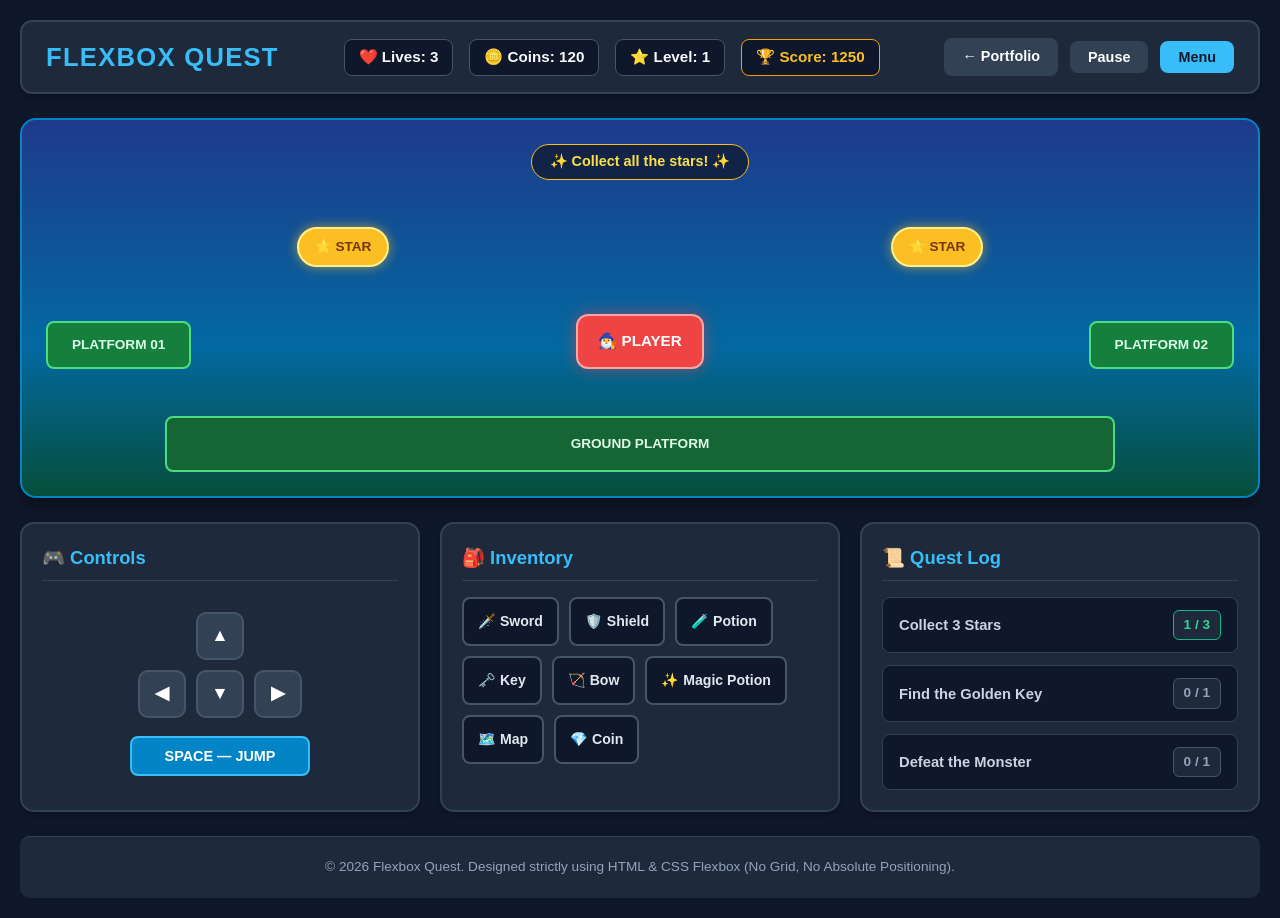
<file: flexbox-quest/index.html>
<!DOCTYPE html>
<html lang="en">
<head>
    <meta charset="UTF-8">
    <meta name="viewport" content="width=device-width, initial-scale=1.0">
    <title>Flexbox Quest — Mini Game UI</title>
    <link rel="stylesheet" href="style.css">
</head>
<body>

    <!-- ========================================
         Part 3 — Game Header
         ======================================== -->
    <header class="game-header">
        <h1 class="game-title">Flexbox Quest</h1>

        <div class="game-info">
            <span class="info-badge">❤️ Lives: 3</span>
            <span class="info-badge">🪙 Coins: 120</span>
            <span class="info-badge">⭐ Level: 1</span>
            <!-- Bonus 2: Score Added -->
            <span class="info-badge score-badge">🏆 Score: 1250</span>
        </div>

        <div class="header-actions">
            <a href="../index.html" class="game-btn btn-secondary" style="text-decoration: none; display: inline-flex; align-items: center; justify-content: center;">← Portfolio</a>
            <button type="button" class="game-btn btn-secondary">Pause</button>
            <button type="button" class="game-btn btn-primary">Menu</button>
        </div>
    </header>

    <!-- ========================================
         Main Content Area
         ======================================== -->
    <main>

        <!-- ========================================
             Part 4 — Game Area (Arranged with Pure Flexbox)
             ======================================== -->
        <section class="game-area">
            <!-- Bonus 3: Game Message -->
            <div class="game-message">
                <span>✨ Collect all the stars! ✨</span>
            </div>

            <!-- Top Row: Floating Stars & Sky Elements -->
            <div class="game-row sky-row">
                <div class="star">⭐ STAR</div>
                <div class="star">⭐ STAR</div>
            </div>

            <!-- Mid Row: Floating Platforms & Player -->
            <div class="game-row mid-row">
                <div class="platform">PLATFORM 01</div>
                <div class="player">🧙‍♂️ PLAYER</div>
                <div class="platform">PLATFORM 02</div>
            </div>

            <!-- Bottom Row: Base Ground Platforms -->
            <div class="game-row ground-row">
                <div class="platform wide-platform">GROUND PLATFORM</div>
            </div>
        </section>

        <!-- ========================================
             Part 5 — Game Panels (Flexbox Row Layout)
             ======================================== -->
        <section class="game-panels">

            <!-- ========================================
                 Part 6 — Controls Panel
                 ======================================== -->
            <div class="panel controls">
                <h2 class="panel-title">🎮 Controls</h2>

                <div class="controls-layout">
                    <!-- Up Button Row -->
                    <div class="control-row">
                        <button type="button" class="dpad-btn">▲</button>
                    </div>

                    <!-- Left, Down, Right Row -->
                    <div class="control-row">
                        <button type="button" class="dpad-btn">◀</button>
                        <button type="button" class="dpad-btn">▼</button>
                        <button type="button" class="dpad-btn">▶</button>
                    </div>

                    <!-- Action Jump Button -->
                    <div class="control-row action-row">
                        <button type="button" class="jump-btn">SPACE — JUMP</button>
                    </div>
                </div>
            </div>

            <!-- ========================================
                 Part 7 — Inventory Panel (Flexbox Wrap)
                 ======================================== -->
            <div class="panel inventory">
                <h2 class="panel-title">🎒 Inventory</h2>

                <!-- Bonus 1: Extra items included with flex-wrap -->
                <div class="inventory-items">
                    <div class="item">🗡️ Sword</div>
                    <div class="item">🛡️ Shield</div>
                    <div class="item">🧪 Potion</div>
                    <div class="item">🗝️ Key</div>
                    <div class="item">🏹 Bow</div>
                    <div class="item">✨ Magic Potion</div>
                    <div class="item">🗺️ Map</div>
                    <div class="item">💎 Coin</div>
                </div>
            </div>

            <!-- ========================================
                 Part 8 — Quest Panel (Justify Space Between)
                 ======================================== -->
            <div class="panel quest">
                <h2 class="panel-title">📜 Quest Log</h2>

                <div class="quest-list">
                    <div class="quest-item">
                        <span class="quest-name">Collect 3 Stars</span>
                        <span class="quest-progress progress-active">1 / 3</span>
                    </div>

                    <div class="quest-item">
                        <span class="quest-name">Find the Golden Key</span>
                        <span class="quest-progress">0 / 1</span>
                    </div>

                    <div class="quest-item">
                        <span class="quest-name">Defeat the Monster</span>
                        <span class="quest-progress">0 / 1</span>
                    </div>
                </div>
            </div>

        </section>

    </main>

    <!-- ========================================
         Footer Section
         ======================================== -->
    <footer class="game-footer">
        <p>&copy; 2026 Flexbox Quest. Designed strictly using HTML &amp; CSS Flexbox (No Grid, No Absolute Positioning).</p>
    </footer>

</body>
</html>
</file>
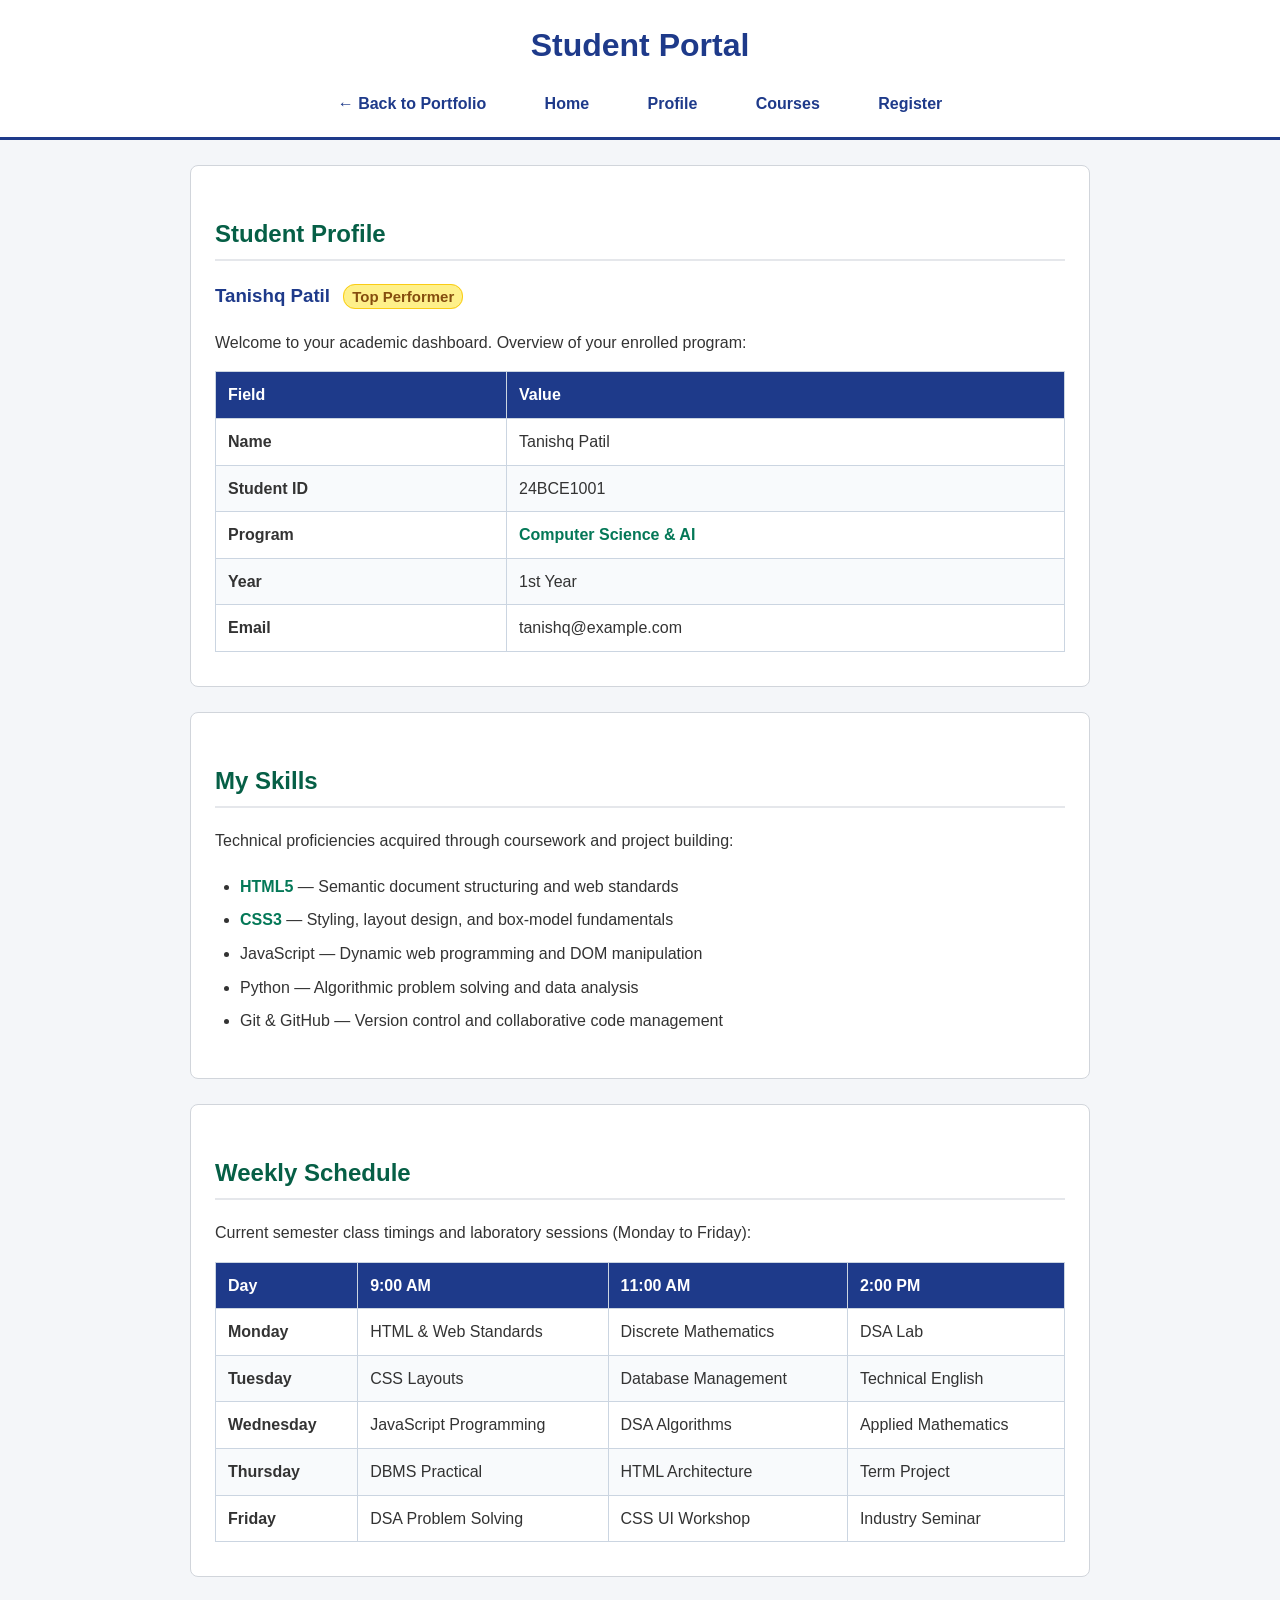
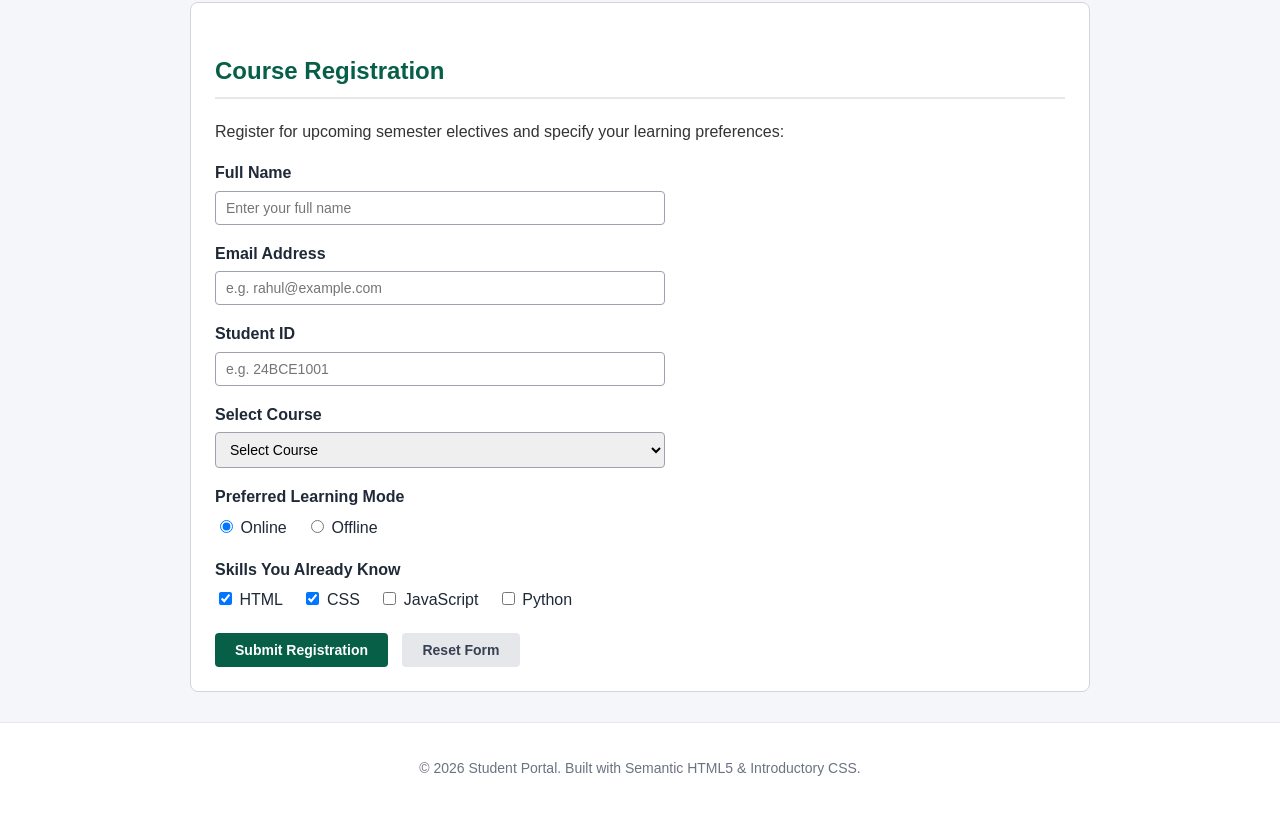
<file: student-portal.html>
<!DOCTYPE html>
<html lang="en">
<head>
    <meta charset="UTF-8">
    <meta name="viewport" content="width=device-width, initial-scale=1.0">
    <title>Student Portal</title>
    <!-- ========================================
         Introductory CSS (Lab Assignment: Student Portal)
         Demonstrating Element, Class, and ID selectors,
         Colors, Backgrounds, and Traditional Box Model
         ======================================== -->
    <style>
        /* 7.3 Background Color & Element Selector */
        body {
            background-color: #f4f6f9;
            color: #333333;
            font-family: Arial, Helvetica, sans-serif;
            margin: 0;
            padding: 0;
            line-height: 1.6;
        }

        /* 7.1 Text Color - Element Selector */
        h1 {
            color: #1e3a8a;
            margin: 0;
            padding-bottom: 8px;
        }

        /* 7.2 Section Heading Color - Element Selector */
        h2 {
            color: #065f46;
            border-bottom: 2px solid #e5e7eb;
            padding-bottom: 6px;
            margin-top: 25px;
        }

        /* Header & Navigation Styling */
        header {
            background-color: #ffffff;
            border-bottom: 3px solid #1e3a8a;
            padding: 20px 30px;
            text-align: center;
        }

        nav {
            margin-top: 12px;
        }

        nav a {
            color: #1e3a8a;
            text-decoration: none;
            font-weight: bold;
            margin: 0 15px;
            padding: 6px 12px;
            border-radius: 4px;
        }

        nav a:hover {
            background-color: #e0e7ff;
            text-decoration: underline;
        }

        /* Main Content Container */
        main {
            max-width: 900px;
            margin: 25px auto;
            padding: 0 20px;
        }

        /* Section Cards */
        section {
            background-color: #ffffff;
            border: 1px solid #d1d5db;
            border-radius: 8px;
            padding: 24px;
            margin-bottom: 25px;
        }

        /* 8.2 Class Selector */
        .highlight {
            color: #047857;
            font-weight: bold;
        }

        /* Bonus Challenge: Top Performer Badge */
        .badge {
            background-color: #fef08a;
            color: #854d0e;
            font-size: 0.8em;
            font-weight: bold;
            padding: 3px 8px;
            border-radius: 12px;
            border: 1px solid #facc15;
            vertical-align: middle;
            margin-left: 8px;
        }

        /* 8.3 ID Selector */
        #student-name {
            color: #1e3a8a;
            margin-top: 5px;
        }

        /* Tables Styling (Traditional HTML Table formatting) */
        table {
            width: 100%;
            border-collapse: collapse;
            margin-top: 15px;
            margin-bottom: 10px;
        }

        table, th, td {
            border: 1px solid #cbd5e1;
        }

        th {
            background-color: #1e3a8a;
            color: #ffffff;
            padding: 10px 12px;
            text-align: left;
        }

        td {
            padding: 10px 12px;
            background-color: #ffffff;
        }

        tr:nth-child(even) td {
            background-color: #f8fafc;
        }

        /* Skills List */
        ul {
            padding-left: 25px;
            margin-top: 12px;
        }

        li {
            padding: 4px 0;
        }

        /* Form Controls */
        .form-group {
            margin-bottom: 16px;
        }

        label {
            display: block;
            font-weight: bold;
            margin-bottom: 5px;
            color: #1f2937;
        }

        .radio-group label, .checkbox-group label {
            display: inline;
            font-weight: normal;
            margin-right: 15px;
            cursor: pointer;
        }

        input[type="text"],
        input[type="email"],
        select {
            width: 100%;
            max-width: 450px;
            padding: 8px 10px;
            border: 1px solid #9ca3af;
            border-radius: 4px;
            box-sizing: border-box;
            font-size: 14px;
        }

        input[type="text"]:focus,
        input[type="email"]:focus,
        select:focus {
            outline: none;
            border-color: #1e3a8a;
            background-color: #f0f7ff;
        }

        .button-group {
            margin-top: 20px;
        }

        input[type="submit"],
        input[type="reset"] {
            padding: 9px 20px;
            border-radius: 4px;
            border: none;
            font-weight: bold;
            cursor: pointer;
            margin-right: 10px;
            font-size: 14px;
        }

        input[type="submit"] {
            background-color: #065f46;
            color: #ffffff;
        }

        input[type="submit"]:hover {
            background-color: #047857;
        }

        input[type="reset"] {
            background-color: #e5e7eb;
            color: #374151;
        }

        input[type="reset"]:hover {
            background-color: #d1d5db;
        }

        /* Footer */
        footer {
            text-align: center;
            padding: 20px;
            color: #6b7280;
            font-size: 14px;
            border-top: 1px solid #e5e7eb;
            margin-top: 30px;
            background-color: #ffffff;
        }
    </style>
</head>
<body>

    <!-- ========================================
         Part 2 — Header and Navigation
         ======================================== -->
    <header>
        <h1>Student Portal</h1>
        <nav aria-label="Portal Navigation">
            <a href="index.html">← Back to Portfolio</a>
            <a href="#home">Home</a>
            <a href="#profile">Profile</a>
            <a href="#schedule">Courses</a>
            <a href="#register">Register</a>
        </nav>
    </header>

    <!-- ========================================
         Part 1 — Main Content Container
         ======================================== -->
    <main id="home">

        <!-- ========================================
             Part 3 — Student Profile Section
             ======================================== -->
        <section id="profile">
            <h2>Student Profile</h2>
            <h3 id="student-name">Tanishq Patil <span class="badge">Top Performer</span></h3>
            <p>Welcome to your academic dashboard. Overview of your enrolled program:</p>

            <table>
                <thead>
                    <tr>
                        <th scope="col">Field</th>
                        <th scope="col">Value</th>
                    </tr>
                </thead>
                <tbody>
                    <tr>
                        <td><strong>Name</strong></td>
                        <td>Tanishq Patil</td>
                    </tr>
                    <tr>
                        <td><strong>Student ID</strong></td>
                        <td>24BCE1001</td>
                    </tr>
                    <tr>
                        <td><strong>Program</strong></td>
                        <td><span class="highlight">Computer Science &amp; AI</span></td>
                    </tr>
                    <tr>
                        <td><strong>Year</strong></td>
                        <td>1st Year</td>
                    </tr>
                    <tr>
                        <td><strong>Email</strong></td>
                        <td>tanishq@example.com</td>
                    </tr>
                </tbody>
            </table>
        </section>

        <!-- ========================================
             Part 4 — My Skills Section
             ======================================== -->
        <section id="skills">
            <h2>My Skills</h2>
            <p>Technical proficiencies acquired through coursework and project building:</p>
            <ul>
                <li><span class="highlight">HTML5</span> — Semantic document structuring and web standards</li>
                <li><span class="highlight">CSS3</span> — Styling, layout design, and box-model fundamentals</li>
                <li>JavaScript — Dynamic web programming and DOM manipulation</li>
                <li>Python — Algorithmic problem solving and data analysis</li>
                <li>Git &amp; GitHub — Version control and collaborative code management</li>
            </ul>
        </section>

        <!-- ========================================
             Part 5 — Weekly Schedule Section
             ======================================== -->
        <section id="schedule">
            <h2>Weekly Schedule</h2>
            <p>Current semester class timings and laboratory sessions (Monday to Friday):</p>

            <table>
                <thead>
                    <tr>
                        <th scope="col">Day</th>
                        <th scope="col">9:00 AM</th>
                        <th scope="col">11:00 AM</th>
                        <th scope="col">2:00 PM</th>
                    </tr>
                </thead>
                <tbody>
                    <tr>
                        <td><strong>Monday</strong></td>
                        <td>HTML &amp; Web Standards</td>
                        <td>Discrete Mathematics</td>
                        <td>DSA Lab</td>
                    </tr>
                    <tr>
                        <td><strong>Tuesday</strong></td>
                        <td>CSS Layouts</td>
                        <td>Database Management</td>
                        <td>Technical English</td>
                    </tr>
                    <tr>
                        <td><strong>Wednesday</strong></td>
                        <td>JavaScript Programming</td>
                        <td>DSA Algorithms</td>
                        <td>Applied Mathematics</td>
                    </tr>
                    <tr>
                        <td><strong>Thursday</strong></td>
                        <td>DBMS Practical</td>
                        <td>HTML Architecture</td>
                        <td>Term Project</td>
                    </tr>
                    <tr>
                        <td><strong>Friday</strong></td>
                        <td>DSA Problem Solving</td>
                        <td>CSS UI Workshop</td>
                        <td>Industry Seminar</td>
                    </tr>
                </tbody>
            </table>
        </section>

        <!-- ========================================
             Part 6 — Course Registration Form
             ======================================== -->
        <section id="register">
            <h2>Course Registration</h2>
            <p>Register for upcoming semester electives and specify your learning preferences:</p>

            <form action="#" method="POST">
                <!-- Student Information -->
                <div class="form-group">
                    <label for="reg-name">Full Name</label>
                    <input type="text" id="reg-name" name="student_name" placeholder="Enter your full name" required>
                </div>

                <div class="form-group">
                    <label for="reg-email">Email Address</label>
                    <input type="email" id="reg-email" name="student_email" placeholder="e.g. rahul@example.com" required>
                </div>

                <div class="form-group">
                    <label for="reg-id">Student ID</label>
                    <input type="text" id="reg-id" name="student_id" placeholder="e.g. 24BCE1001" required>
                </div>

                <!-- Course Selection Dropdown -->
                <div class="form-group">
                    <label for="course-select">Select Course</label>
                    <select id="course-select" name="course" required>
                        <option value="" disabled selected>Select Course</option>
                        <option value="html-css">HTML &amp; CSS</option>
                        <option value="javascript">JavaScript</option>
                        <option value="python">Python</option>
                        <option value="dsa">Data Structures</option>
                        <option value="dbms">Database Management</option>
                    </select>
                </div>

                <!-- Preferred Learning Mode Radio Buttons -->
                <div class="form-group">
                    <label>Preferred Learning Mode</label>
                    <div class="radio-group">
                        <input type="radio" id="mode-online" name="learning_mode" value="online" checked>
                        <label for="mode-online">Online</label>

                        <input type="radio" id="mode-offline" name="learning_mode" value="offline">
                        <label for="mode-offline">Offline</label>
                    </div>
                </div>

                <!-- Skills You Already Know Checkboxes -->
                <div class="form-group">
                    <label>Skills You Already Know</label>
                    <div class="checkbox-group">
                        <input type="checkbox" id="skill-html" name="known_skills" value="html" checked>
                        <label for="skill-html">HTML</label>

                        <input type="checkbox" id="skill-css" name="known_skills" value="css" checked>
                        <label for="skill-css">CSS</label>

                        <input type="checkbox" id="skill-js" name="known_skills" value="javascript">
                        <label for="skill-js">JavaScript</label>

                        <input type="checkbox" id="skill-python" name="known_skills" value="python">
                        <label for="skill-python">Python</label>
                    </div>
                </div>

                <!-- Form Submit and Reset Buttons -->
                <div class="button-group">
                    <input type="submit" value="Submit Registration">
                    <input type="reset" value="Reset Form">
                </div>
            </form>
        </section>

    </main>

    <!-- ========================================
         Footer Section
         ======================================== -->
    <footer>
        <p>&copy; 2026 Student Portal. Built with Semantic HTML5 &amp; Introductory CSS.</p>
    </footer>

</body>
</html>
</file>
<file: flexbox-quest/style.css>
/* ==========================================================================
   LAB ASSIGNMENT: FLEXBOX QUEST
   Rules: HTML + CSS only, Strict Flexbox Layouts,
   No Grid, No Absolute Positioning, No Fixed Positioning, No JavaScript.
   ========================================================================== */

/* ========================================
   Base Styles & Reset
   ======================================== */
*, *::before, *::after {
    box-sizing: border-box;
    margin: 0;
    padding: 0;
}

body {
    background-color: #0f172a;
    color: #f8fafc;
    font-family: 'Segoe UI', Tahoma, Geneva, Verdana, sans-serif;
    line-height: 1.5;
    padding: 20px;
}

/* ========================================
   Part 3 — Game Header (Flexbox Row Layout)
   ======================================== */
.game-header {
    display: flex;
    justify-content: space-between;
    align-items: center;
    gap: 20px;
    background-color: #1e293b;
    border: 2px solid #334155;
    border-radius: 12px;
    padding: 16px 24px;
    margin-bottom: 24px;
    box-shadow: 0 4px 6px -1px rgba(0, 0, 0, 0.3);
}

.game-title {
    font-size: 1.6rem;
    font-weight: 800;
    color: #38bdf8;
    text-transform: uppercase;
    letter-spacing: 0.05em;
}

.game-info {
    display: flex;
    align-items: center;
    gap: 16px;
    flex-wrap: wrap;
}

.info-badge {
    background-color: #0f172a;
    border: 1px solid #475569;
    border-radius: 8px;
    padding: 6px 14px;
    font-size: 0.95rem;
    font-weight: 600;
}

.score-badge {
    border-color: #f59e0b;
    color: #fbbf24;
}

.header-actions {
    display: flex;
    align-items: center;
    gap: 12px;
}

.game-btn {
    padding: 8px 18px;
    border-radius: 8px;
    border: none;
    font-size: 0.9rem;
    font-weight: 700;
    cursor: pointer;
    transition: opacity 0.2s ease;
}

.game-btn:hover {
    opacity: 0.85;
}

.btn-primary {
    background-color: #38bdf8;
    color: #0f172a;
}

.btn-secondary {
    background-color: #334155;
    color: #ffffff;
}

/* ========================================
   Part 4 — Game Area (Flexbox Vertical Stacking, No Absolute Positioning)
   ======================================== */
.game-area {
    display: flex;
    flex-direction: column;
    justify-content: space-between;
    align-items: center;
    gap: 24px;
    min-height: 380px;
    background: linear-gradient(180deg, #1e3a8a 0%, #0369a1 60%, #064e3b 100%);
    border: 2px solid #0284c7;
    border-radius: 16px;
    padding: 24px;
    margin-bottom: 24px;
    box-shadow: 0 10px 15px -3px rgba(0, 0, 0, 0.4);
}

.game-message {
    display: flex;
    justify-content: center;
    align-items: center;
    background-color: rgba(15, 23, 42, 0.7);
    border: 1px solid #fbbf24;
    border-radius: 20px;
    padding: 6px 18px;
    font-size: 0.9rem;
    font-weight: 700;
    color: #fde047;
}

.game-row {
    display: flex;
    width: 100%;
    align-items: center;
}

.sky-row {
    justify-content: space-around;
}

.mid-row {
    justify-content: space-between;
    align-items: flex-end;
}

.ground-row {
    justify-content: center;
}

.star {
    display: flex;
    align-items: center;
    justify-content: center;
    background-color: #fbbf24;
    color: #78350f;
    font-weight: 800;
    font-size: 0.85rem;
    padding: 8px 16px;
    border-radius: 20px;
    border: 2px solid #fef08a;
    box-shadow: 0 0 12px rgba(251, 191, 36, 0.6);
}

.player {
    display: flex;
    align-items: center;
    justify-content: center;
    background-color: #ef4444;
    color: #ffffff;
    font-weight: 800;
    font-size: 0.95rem;
    padding: 14px 20px;
    border-radius: 12px;
    border: 2px solid #fca5a5;
    box-shadow: 0 0 16px rgba(239, 68, 68, 0.5);
}

.platform {
    display: flex;
    align-items: center;
    justify-content: center;
    background-color: #15803d;
    color: #dcfce7;
    font-weight: 700;
    font-size: 0.85rem;
    padding: 12px 24px;
    border-radius: 8px;
    border: 2px solid #4ade80;
}

.wide-platform {
    width: 80%;
    padding: 16px;
    background-color: #166534;
}

/* ========================================
   Part 5 — Game Panels (Flexbox Equal Row)
   ======================================== */
.game-panels {
    display: flex;
    gap: 20px;
    margin-bottom: 24px;
}

.panel {
    flex: 1;
    display: flex;
    flex-direction: column;
    background-color: #1e293b;
    border: 2px solid #334155;
    border-radius: 14px;
    padding: 20px;
    box-shadow: 0 4px 6px -1px rgba(0, 0, 0, 0.25);
}

.panel-title {
    font-size: 1.15rem;
    font-weight: 700;
    color: #38bdf8;
    margin-bottom: 16px;
    border-bottom: 1px solid #334155;
    padding-bottom: 8px;
}

/* ========================================
   Part 6 — Controls Panel (Centered D-Pad)
   ======================================== */
.controls-layout {
    display: flex;
    flex-direction: column;
    align-items: center;
    justify-content: center;
    gap: 10px;
    flex-grow: 1;
}

.control-row {
    display: flex;
    justify-content: center;
    align-items: center;
    gap: 10px;
}

.dpad-btn {
    width: 48px;
    height: 48px;
    display: flex;
    align-items: center;
    justify-content: center;
    background-color: #334155;
    color: #ffffff;
    font-size: 1.1rem;
    font-weight: 800;
    border: 2px solid #475569;
    border-radius: 10px;
    cursor: pointer;
    transition: background-color 0.2s ease;
}

.dpad-btn:hover {
    background-color: #475569;
    border-color: #38bdf8;
}

.action-row {
    margin-top: 8px;
    width: 100%;
}

.jump-btn {
    width: 100%;
    max-width: 180px;
    padding: 10px 0;
    background-color: #0284c7;
    color: #ffffff;
    font-weight: 800;
    font-size: 0.9rem;
    border: 2px solid #38bdf8;
    border-radius: 8px;
    cursor: pointer;
    transition: background-color 0.2s ease;
}

.jump-btn:hover {
    background-color: #0369a1;
}

/* ========================================
   Part 7 — Inventory (Flexbox Wrap & Spacing)
   ======================================== */
.inventory-items {
    display: flex;
    flex-wrap: wrap;
    gap: 10px;
}

.item {
    display: flex;
    align-items: center;
    justify-content: center;
    background-color: #0f172a;
    border: 2px solid #475569;
    border-radius: 8px;
    padding: 12px 14px;
    font-size: 0.88rem;
    font-weight: 600;
    color: #e2e8f0;
    transition: border-color 0.2s ease;
}

.item:hover {
    border-color: #38bdf8;
    background-color: #1e293b;
}

/* ========================================
   Part 8 — Quest Panel (Justify Space Between)
   ======================================== */
.quest-list {
    display: flex;
    flex-direction: column;
    gap: 12px;
}

.quest-item {
    display: flex;
    justify-content: space-between;
    align-items: center;
    background-color: #0f172a;
    border: 1px solid #334155;
    border-radius: 8px;
    padding: 12px 16px;
}

.quest-name {
    font-size: 0.92rem;
    font-weight: 600;
    color: #cbd5e1;
}

.quest-progress {
    font-size: 0.85rem;
    font-weight: 800;
    background-color: #1e293b;
    padding: 4px 10px;
    border-radius: 6px;
    border: 1px solid #475569;
    color: #94a3b8;
}

.progress-active {
    border-color: #10b981;
    color: #34d399;
}

/* ========================================
   Footer
   ======================================== */
.game-footer {
    display: flex;
    justify-content: center;
    align-items: center;
    text-align: center;
    padding: 20px;
    background-color: #1e293b;
    border-top: 1px solid #334155;
    border-radius: 10px;
    font-size: 0.85rem;
    color: #94a3b8;
}

/* ========================================
   Part 11 — Responsive Media Queries
   ======================================== */
@media (max-width: 768px) {
    .game-header {
        flex-direction: column;
        align-items: center;
        text-align: center;
        gap: 16px;
    }

    .game-panels {
        flex-direction: column;
        gap: 16px;
    }

    .mid-row {
        flex-direction: column;
        align-items: center;
        gap: 16px;
    }

    .wide-platform {
        width: 100%;
    }
}
</file>
